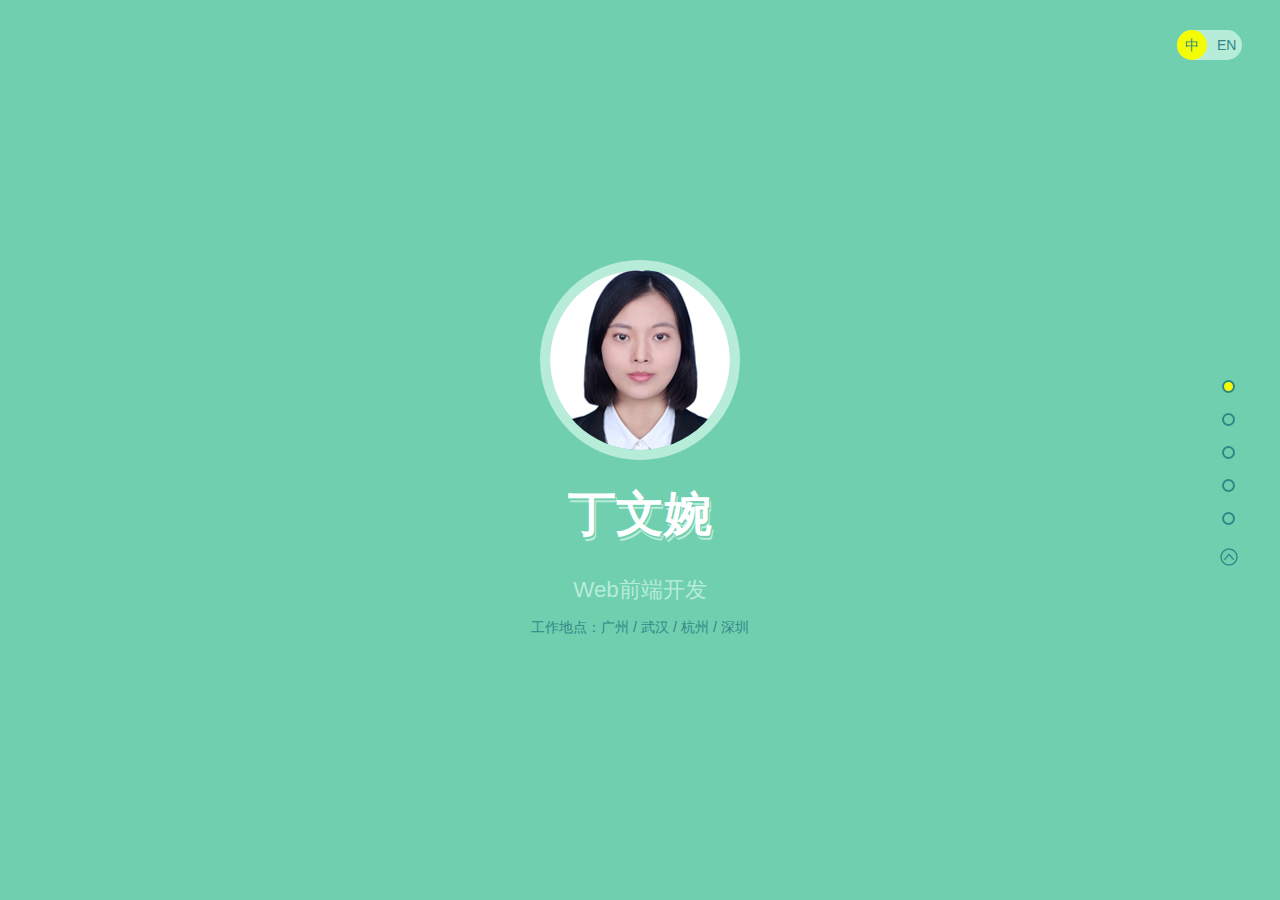
<file: CV/index.html>
<!DOCTYPE html>
<html lang="en">
<head>
	<meta charset="UTF-8">
	<title>CV of Della</title>
	<meta content="width=device-width, initial-scale=1.0, maximum-scale=1.0, user-scalable=no" name="viewport">
	<meta http-equiv="X-UA-Compatible" content="IE=edge">
	<meta name="renderer" content="webkit">
	<meta http-equiv="Cache-Control" content="no-siteapp">
	<meta content="yes" name="apple-mobile-web-app-capable">
	<meta content="black" name="apple-mobile-web-app-status-bar-style">
	<meta name="format-detection" content="telephone=no">
	<meta name="apple-mobile-web-app-capable" content="yes">
	<meta name="full-screen" content="yes">
	<meta name="x5-fullscreen" content="true">
	<link rel="stylesheet" type="text/css" href="css/main.css">	
</head>
<body>
	<div id="lang">			
		<a class="en" href="indexEn.html">EN</a>
		<a class="cn" href="#">中</a>
		<div class="btn-bg"></div>
	</div>	
	<div id="container">
		<div id="main">
			<div class="intro wrap">
				<div class="section">
					<img src="images/della.jpg" />
					<h1>丁文婉</h1>
					<!-- <p class="divLine"></p> -->
					<p class="position">Web前端开发</p>
					<p class="place">工作地点：广州 / 武汉 / 杭州 / 深圳</p>
				</div>
			</div>
			<div class="skills wrap">
				<div class="section">
					<h1>擅长技术</h1>
					<!-- <p class="divLine"></p> -->
					<div class="skill">
						<span class="skill-1">HTML5</span>
						<span class="skill-2">CSS3</span>
						<span class="skill-3">SASS</span><br/>
						<span class="skill-4">React</span>
						<span class="skill-5">javaScript</span> 
						<span class="skill-6">jQuery</span><br/>
						<span class="skill-7">php</span>		
						<span class="skill-8">nodejs</span>		
						<span class="skill-9">Photoshop</span>
					</div>
				</div>
			</div>	
			<div class="works wrap">
				<div class="section">
					<h1>项目经验</h1>
					<!-- <p class="divLine"></p> -->
					<div class="wLink">		
						<div class="demos1">		
							<h3 class="title">Web页面</h3>
							<div class="demo1">
							<a target="_blank" href="https://dingww.site/demos/data/webpage/63game/index.html">无双三国</a>
								<a target="_blank" href="https://dingww.site/demos/data/webpage/jd/index.html">京东</a>
								<a target="_blank" href="https://dingww.site/demos/data/webpage/response/index.html">响应式</a>		
								<a target="_blank" href="https://dingww.site/demos/data/webpage/villaHouse/index.html">别墅之家</a>
								<a target="_blank" href="https://dingww.site/demos/data/webpage/hospital/index.html">蓝色医疗</a>	
								<a target="_blank" href="https://dingww.site/demos/data/webpage/ShoppingHome/index.html">Jane Shop</a>
								<a target="_blank" href="https://dingww.site/demos/data/webpage/blog/index.html">个人主页</a>
								<a target="_blank" href="https://dingww.site/demos/data/webpage/fashihui/index.html">法氏汇</a>
								<a target="_blank" href="https://dingww.site/demos/data/webpage/exchange/index.html">积分兑换</a>
							</div>					
						</div>	
						<div class="demos2">			
							<h3 class="title">组件式开发</h3>
							<div class="demo2">
								<a target="_blank" href="https://dingww.site/demos/data/Component/colors/index.html">配色集</a>
								<a target="_blank" href="https://dingww.site/demos/data/Component/calendar/index.html">日历</a>
								<a target="_blank" href="https://dingww.site/demos/data/Component/vedioPlayer/index.html">视频播放器</a>
								<a target="_blank" href="https://dingww.site/demos/data/Component/switchBg/index.html">换肤</a>	
								<a target="_blank" href="https://dingww.site/demos/data/Component/stopWatch/index.html">秒表</a>	
							</div>					
						</div>	
						<div class="more-demo"><a href="https://dingww.site/demos/">更多作品<span> >></span></a></div>				
					</div>
				</div>
			</div>
			<div class="education wrap">
				<div class="section">
					<h1>教育背景</h1>
					<!-- <p class="divLine"></p> -->
					<div class="edu">
						<div class="edu1">
							<p class="date">2014年8月至2017年6月</p>
							<p class="degree"><span>硕士 </span><span>中山大学</span></p>
							<p class="major">无线电物理专业</p>
						</div> 					
						<div class="edu2">
							<p class="date">2010年9月至2014年6月</p>
							<p class="degree"><span class="deg">本科 </span><span class="hb">湖北师范学院</span></p>
							<p class="major">电子信息工程专业</p>
						</div> 					
					</div>	
				</div>	
			</div>
			<div class="more wrap">
				<div class="section">
					<h1>了解更多</h1>
					<!-- <p class="divLine"></p> -->
					<div class="contact">
						<div class="know-more">
							<p><a target="_blank" target="_blank" href="https://github.com/dingww">Github</a></p>
							<p class="csdn"><a target="_blank" href="http://blog.csdn.net/dw1067061570">CSDN</a></p>
						</div>
						<div class="email"><span>Email: </span>15521273128@163.com</div>
						<div class="download"><a target="_blank" href="images/cv.pdf">下载简历</a></div>
					</div>
				</div>	
			</div>			
		</div>	
		<div id="nav">
			<ul class="navList">
				<li class="intro"><a class="intro" href="#"></a><span>首页</span></li>
				<li class="skills"><a class="skills" href="#"></a><span>技能</span></li>
				<li class="works"><a class="works" href="#"></a><span>经验</span></li>
				<li class="education"><a class="education" href="#"></a><span>教育</span></li>			
				<li class="more"><a class="more" href="#"></a><span>联系</span></li>			
			</ul>
			<div class="top"><img src="images/top.png" /><span>返回顶部</span></div>	
		</div>		
	</div>
</body>
</html>
<script type="text/javascript" src="js/jquery.js"></script>
<script type="text/javascript" src="js/main.js"></script>
</file>
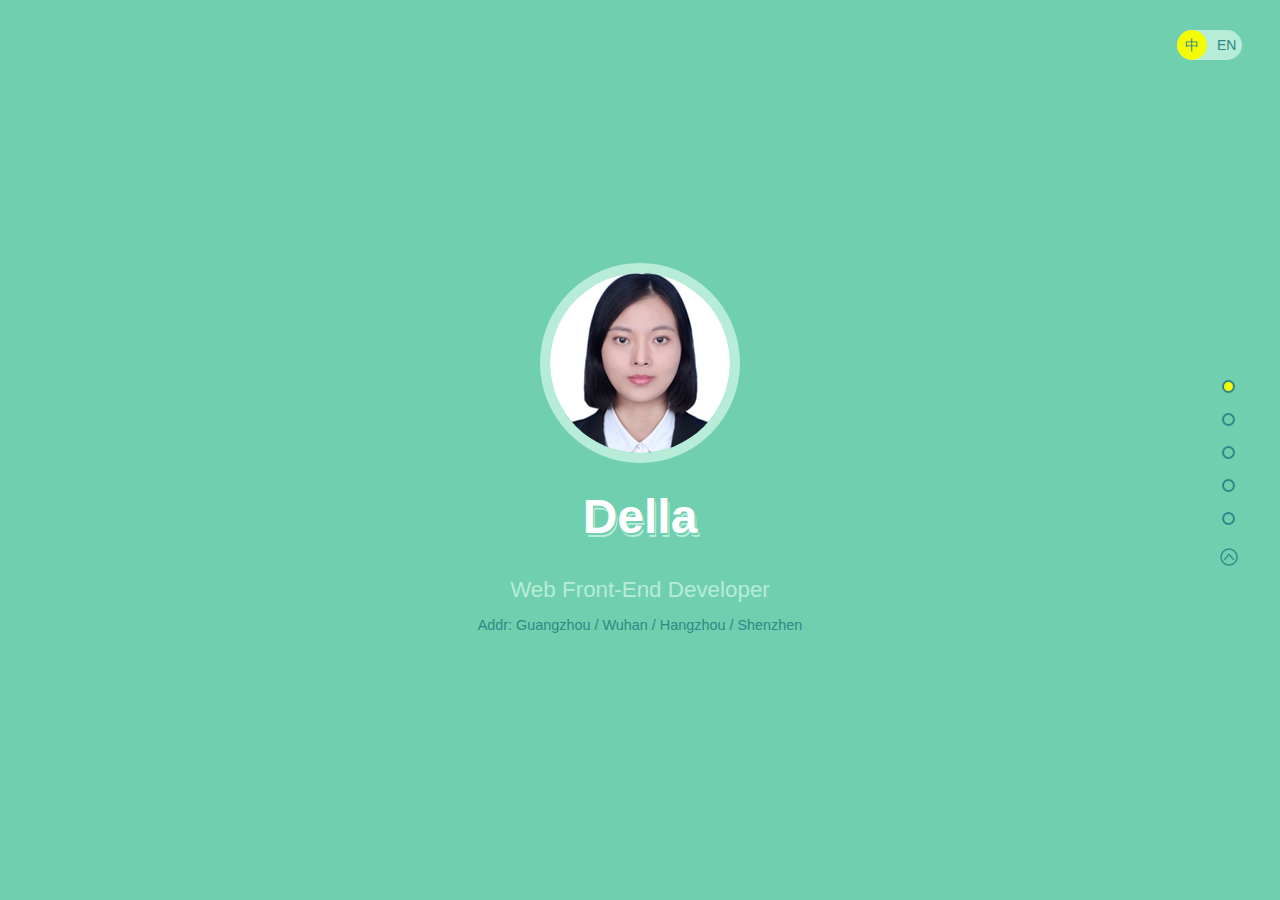
<file: CV/indexEn.html>
<!DOCTYPE html>
<html lang="en">
<head>
	<meta charset="UTF-8">
	<meta content="width=device-width, initial-scale=1.0, maximum-scale=1.0, user-scalable=no" name="viewport">
	<meta http-equiv="X-UA-Compatible" content="IE=edge">
	<meta name="renderer" content="webkit">
	<meta http-equiv="Cache-Control" content="no-siteapp">
	<meta content="yes" name="apple-mobile-web-app-capable">
	<meta content="black" name="apple-mobile-web-app-status-bar-style">
	<meta name="format-detection" content="telephone=no">
	<meta name="apple-mobile-web-app-capable" content="yes">
	<meta name="full-screen" content="yes">
	<meta name="x5-fullscreen" content="true">
	<link rel="stylesheet" type="text/css" href="css/main.css">
	<title>CV of Della</title>
	<link rel="stylesheet" type="text/css" href="css/main.css">
</head>
<body>
	<div id="lang">
		<a class="en" href="#">EN</a> 
		<a class="cn" href="index.html">中</a>
		<div class="btn-bg"></div>
	</div>	
	<div id="container">
		<div id="main">
			<div class="intro wrap">
				<div class="section">
					<img src="images/della.jpg" />
					<h1>Della</h1>
					<p class="divLine"></p>
					<p class="position">Web Front-End Developer</p>
					<p class="place">Addr: Guangzhou / Wuhan / Hangzhou / Shenzhen</p>
				</div>
			</div>
			<div class="skills wrap">
				<div class="section">
					<h1>Professions</h1>
					<p class="divLine"></p>
					<div class="skill">
						<span class="skill-1">HTML5</span>
						<span class="skill-2">CSS3</span>
						<span class="skill-3">SASS</span><br/>
						<span class="skill-4">React</span>
						<span class="skill-5">javaScript</span> 
						<span class="skill-6">jQuery</span><br/>
						<span class="skill-7">php</span>		
						<span class="skill-8">nodejs</span>		
						<span class="skill-9">Photoshop</span>
					</div>
				</div>
			</div>	
			<div class="works wrap">
				<div class="section">
					<h1>Projects</h1>
					<p class="divLine"></p>
					<div class="wLink">			
						<div class="demos1">
							<h3 class="title">Web Page</h3>
							<div class="demo1">
								<a target="_blank" href="https://dingww.site/demos/data/webpage/63game/index.html">63game</a>
								<a target="_blank" href="https://dingww.site/demos/data/webpage/jd/index.html">JD</a>
								<a target="_blank" href="https://dingww.site/demos/data/webpage/response/index.html">Response</a>		
								<a target="_blank" href="https://dingww.site/demos/data/webpage/villaHouse/index.html">Villa</a>
								<a target="_blank" href="https://dingww.site/demos/data/webpage/hospital/index.html">Hospital</a>	
								<a target="_blank" href="https://dingww.site/demos/data/webpage/ShoppingHome/index.html">JaneShop</a>
								<a target="_blank" href="https://dingww.site/demos/data/webpage/blog/index.html">Blog</a>
								<a target="_blank" href="https://dingww.site/demos/data/webpage/fashihui/index.html">FaShiHui</a>
								<a target="_blank" href="https://dingww.site/demos/data/webpage/exchange/index.html">Exchange</a>
							</div>					
						</div>	
						<div class="demos2">		
							<h3 class="title">Components</h3>
							<div class="demo2">
								<a href="https://dingww.site/demos/data/Component/colors/index.html">Colors</a>
								<a href="https://dingww.site/demos/data/Component/calendar/index.html">Calendar</a>
								<a href="https://dingww.site/demos/data/Component/vedioPlayer/index.html">Player</a>
								<a href="https://dingww.site/demos/data/Component/switchBg/index.html">Switch</a>
								<a target="_blank" href="https://dingww.site/demos/data/Component/stopWatch/index.html">Stopwatch</a>
							</div>					
						</div>
						<div class="more-demo"><a href="https://dingww.site/demos/">More Demos<span> >></span></a></div>
					</div>	
				</div>
			</div>
			<div class="education wrap">
				<div class="section">
					<h1>Education</h1>
					<p class="divLine"></p>
					<div class="edu">
						<div class="edu1">
							<p class="date">Aug, 2014 ~ Jun, 2017</p>
							<p class="degree"><span>Graduate Student at </span><span class="school">Sun Yat-sen University</span></p>
							<p class="major">Major in <em>Radio Physics</em></p>
						</div> 					
						<div class="edu2">
							<p class="date">Sep, 2010 ~ Jun, 2014</p>
							<p class="degree"><span class="deg">Undergraduate Student at </span><span  class="hb school">Hubei Normal University</span></p>
							<p class="major">Major in <em>Electronic Information Engineering</em></p>
						</div> 					
					</div>	
				</div>	
			</div>
			<div class="more wrap">
				<div class="section">
					<h1>Contact</h1>
					<p class="divLine"></p>
					<div class="contact">
						<div class="know-more">
							<p><a href="https://github.com/dingww">Github</a></p>
							<p class="csdn"><a href="http://blog.csdn.net/dw1067061570">CSDN</a></p>
						</div>
						<div class="email"><span>Email: </span>15521273128@163.com</div>
						<div class="download"><a href="images/cv.pdf">DownLoad CV</a></div>		
					</div>
				</div>	
			</div>
		</div>	
		<div id="nav">
			<ul class="navList">
				<li class="intro"><a class="intro" href="#"></a><span>Home</span></li>
				<li class="skills"><a class="skills" href="#"></a><span>Professions</span></li>
				<li class="works"><a class="works" href="#"></a><span>Projects</span></li>
				<li class="education"><a class="education" href="#"></a><span>Education</span></li>		
				<li class="more"><a class="more" href="#"></a><span>Contact</span></li>	
			</ul>
			<div class="top"><img src="images/top.png" /><span>Top</span></div>	
		</div>
		
	</div>
</body>
</html>
<script type="text/javascript" src="js/jquery.js"></script>
<script type="text/javascript" src="js/main.js"></script>
</file>
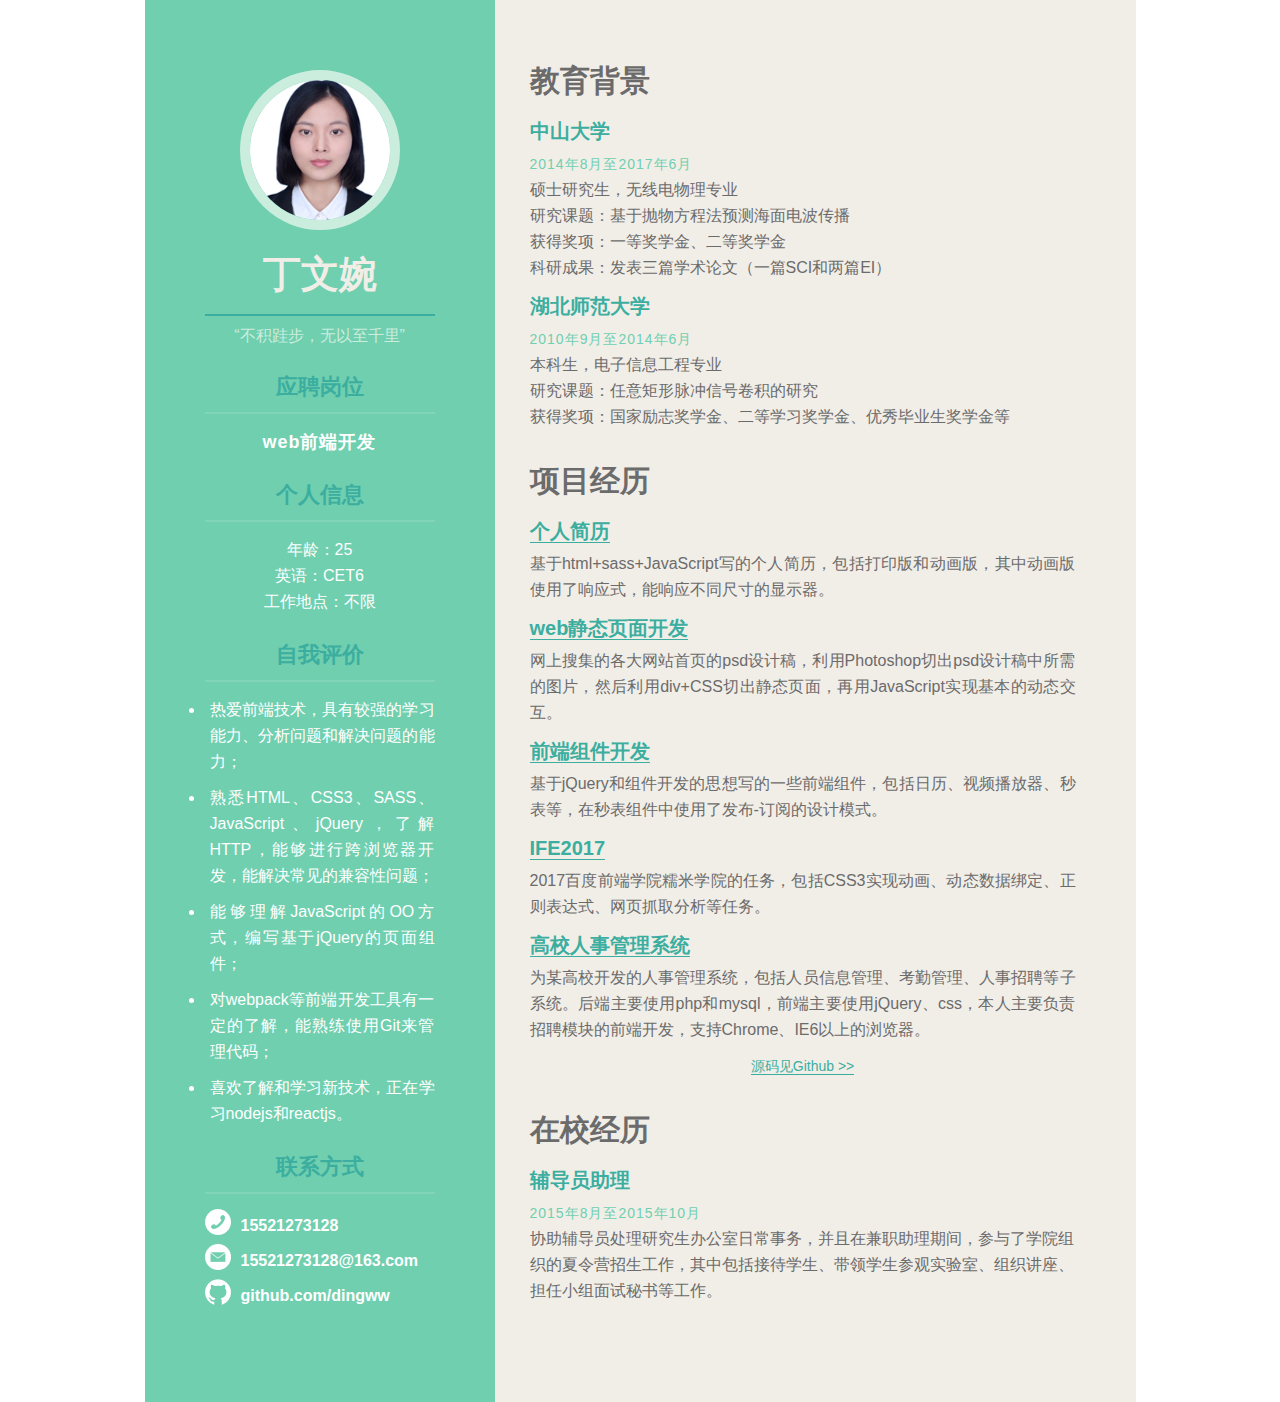
<file: CV/indexS.html>
<!DOCTYPE html>
<html lang="en">
<head>
	<meta charset="UTF-8">
	<title>丁文婉_前端开发_中山大学</title>
	<link rel="stylesheet" type="text/css" href="css/print.css">
</head>
<body>
	<div id="left">
		<div class="avator">
			<img src="images/della.jpg" id="della">
			<h1>丁文婉</h1>	
			<div class="divline"></div>	
			<p class="motto">“不积跬步，无以至千里”</p>		
		</div>
		<div class="job section">
			<h2 class="appl">应聘岗位</h2>
			<div class="line"></div>	
			<p class="post">web前端开发</p>
		</div>			
		<div class="info section">
			<h2>个人信息</h2>
			<div class="line"></div>	
			<p>年龄：25</p>
			<p>英语：CET6</p>
			<p>工作地点：不限</p>
		</div>			
		<div class="self-eval section">
			<h2>自我评价</h2>
			<div class="line"></div>	
			<ul>
				<li>热爱前端技术，具有较强的学习能力、分析问题和解决问题的能力；</li>
				<li>熟悉HTML、CSS3、SASS、JavaScript、jQuery，了解HTTP，能够进行跨浏览器开发，能解决常见的兼容性问题；</li>
				<li>能够理解JavaScript的OO方式，编写基于jQuery的页面组件；</li>
				<li>对webpack等前端开发工具有一定的了解，能熟练使用Git来管理代码；</li>
				<li>喜欢了解和学习新技术，正在学习nodejs和reactjs。</li>
			</ul>			
		</div>	
		<div class="contact section">
			<h2>联系方式</h2>
			<div class="line"></div>
			<p><img src="images/phone.png"><span>15521273128</span></p>
			<p><img src="images/email.png"><span>15521273128@163.com</span></p>
			<p><img src="images/github.png"><span>github.com/dingww</span></p>
		</div>
	</div>
	<div id="right">
		<div class="education part">
			<h2>教育背景</h2>				
			<div class="edu-exper">
				<h3>中山大学</h3>				
				<p class="date">2014年8月至2017年6月</p>
				<p class="sch">硕士研究生，无线电物理专业</p>	
				<p>研究课题：基于抛物方程法预测海面电波传播</p>	
				<p class="reward">获得奖项：一等奖学金、二等奖学金</p>
				<p class="schar">科研成果：发表三篇学术论文（一篇SCI和两篇EI）</p>	
				<h3>湖北师范大学</h3>				
				<p class="date">2010年9月至2014年6月</p>
				<p class="sch">本科生，电子信息工程专业</p>
				<p>研究课题：任意矩形脉冲信号卷积的研究</p>		
				<p class="reward">获得奖项：国家励志奖学金、二等学习奖学金、优秀毕业生奖学金等</p>							
			</div>			
		</div>
		<div class="items part">
			<h2>项目经历</h2>
			<div class="item-exper">
				<h3><a href="https://dingww.site/demos/data/resume/index.html">个人简历</a></h3>
				<p class="item">
					基于html+sass+JavaScript写的个人简历，包括打印版和动画版，其中动画版使用了响应式，能响应不同尺寸的显示器。
				</p>
				<h3><a href="https://dingww.site/demos/">web静态页面开发</a></h3>
				<p class="item">
					网上搜集的各大网站首页的psd设计稿，利用Photoshop切出psd设计稿中所需的图片，然后利用div+CSS切出静态页面，再用JavaScript实现基本的动态交互。
				</p>
				<h3><a href="https://dingww.site/demos/">前端组件开发</a></h3>
				<p class="item">
					基于jQuery和组件开发的思想写的一些前端组件，包括日历、视频播放器、秒表等，在秒表组件中使用了发布-订阅的设计模式。
				</p>
				<h3><a href="https://dingww.site/demos/">IFE2017</a></h3>
				<p class="item">
					2017百度前端学院糯米学院的任务，包括CSS3实现动画、动态数据绑定、正则表达式、网页抓取分析等任务。
				</p>
				<h3><a href="#">高校人事管理系统</a></h3>
				<p class="item">
					为某高校开发的人事管理系统，包括人员信息管理、考勤管理、人事招聘等子系统。后端主要使用php和mysql，前端主要使用jQuery、css，本人主要负责招聘模块的前端开发，支持Chrome、IE6以上的浏览器。
				</p>
				<p class="more"><a href="https://github.com/dingww/">源码见Github >></a></p>
			</div>
		</div>
		<div class="PT-job part">
			<h2>在校经历</h2>
			<h3>辅导员助理</h3>
			<p class="date">2015年8月至2015年10月</p>
			<p class="duty">协助辅导员处理研究生办公室日常事务，并且在兼职助理期间，参与了学院组织的夏令营招生工作，其中包括接待学生、带领学生参观实验室、组织讲座、担任小组面试秘书等工作。</p>
		</div>
	</div>
</body>
</html>
</file>
<file: CV/css/main.css>
@charset "UTF-8";
/*reset*/
* {
  font-size: 16px;
  padding: 0;
  margin: 0;
  box-sizing: border-box; }

a {
  text-decoration: none; }

body {
  font-family: Lato,"Microsoft YaHei",sans-serif;
  font-weight: 400;
  font-size: 14px; }

/*main*/
a:hover {
  color: #f3fb07 !important; }

#lang {
  width: 65px;
  height: 30px;
  line-height: 30px;
  border-radius: 15px;
  background-color: #b7ecd8;
  display: inline-block;
  position: absolute;
  top: 30px;
  right: 3%;
  z-index: 100;
  box-sizing: border-box; }
  #lang a {
    width: 30px;
    height: 30px;
    font-size: 14px;
    text-align: center;
    text-decoration: none;
    color: #2f8886; }
  #lang a:hover {
    color: #2f8886 !important; }
  #lang .cn {
    position: absolute;
    left: 0; }
  #lang .en {
    position: absolute;
    left: 35px; }
  #lang .btn-bg {
    width: 30px;
    height: 30px;
    border-radius: 15px;
    background-color: #f3fb07;
    position: absolute;
    left: 0;
    z-index: -1; }

.fbgColor {
  background-color: #f3fb07; }

/*中英文切换背景*/
#container {
  width: 100%;
  height: 100%;
  position: absolute;
  top: 0; }

#main {
  width: 100%;
  height: 100%;
  overflow: hidden;
  position: relative;
  top: 0; }

.wrap {
  width: 100%;
  height: 100%;
  color: white;
  background-color: #70cfaf;
  position: relative;
  padding: 50px;
  top: 0px;
  left: 0px;
  display: table;
  text-align: center;
  box-sizing: border-box;
  overflow: hidden; }
  .wrap .section {
    padding: 0px;
    margin: 0px;
    display: table-cell;
    vertical-align: middle; }
    .wrap .section h1 {
      font-size: 3.5rem;
      font-weight: 700;
      text-shadow: 1px 2px #70cfaf, 2px 4px #b7ecd8;
      line-height: 80px;
      margin: 10px auto; }

.intro img {
  border: 10px solid #b7ecd8;
  border-radius: 180px;
  margin: 0px auto; }
.intro .position {
  color: #b7ecd8;
  font-size: 1.8rem;
  font-weight: 500;
  margin: 20px auto 10px; }
.intro .place {
  font-size: 1rem;
  line-height: 25px;
  color: #2f8886;
  margin: 0 auto; }

.skills .skill {
  margin-top: 25px; }
  .skills .skill .skill-1 {
    font-size: 1.2rem;
    display: inline-block;
    border-radius: 5px;
    padding: 2px 10px;
    margin: 10px 5px;
    background-color: #2f8886;
    opacity: 0.75; }
  .skills .skill .skill-2 {
    font-size: 1.2rem;
    display: inline-block;
    border-radius: 5px;
    padding: 2px 10px;
    margin: 10px 5px;
    background-color: #2f8886;
    opacity: 0.8; }
  .skills .skill .skill-3 {
    font-size: 1.2rem;
    display: inline-block;
    border-radius: 5px;
    padding: 2px 10px;
    margin: 10px 5px;
    background-color: #2f8886;
    opacity: 0.85; }
  .skills .skill .skill-4 {
    font-size: 1.2rem;
    display: inline-block;
    border-radius: 5px;
    padding: 2px 10px;
    margin: 10px 5px;
    background-color: #2f8886;
    opacity: 0.7; }
  .skills .skill .skill-5 {
    font-size: 1.2rem;
    display: inline-block;
    border-radius: 5px;
    padding: 2px 10px;
    margin: 10px 5px;
    background-color: #2f8886;
    opacity: 0.85; }
  .skills .skill .skill-6 {
    font-size: 1.2rem;
    display: inline-block;
    border-radius: 5px;
    padding: 2px 10px;
    margin: 10px 5px;
    background-color: #2f8886;
    opacity: 0.7; }
  .skills .skill .skill-7 {
    font-size: 1.2rem;
    display: inline-block;
    border-radius: 5px;
    padding: 2px 10px;
    margin: 10px 5px;
    background-color: #2f8886;
    opacity: 0.75; }
  .skills .skill .skill-8 {
    font-size: 1.2rem;
    display: inline-block;
    border-radius: 5px;
    padding: 2px 10px;
    margin: 10px 5px;
    background-color: #2f8886;
    opacity: 0.6; }
  .skills .skill .skill-9 {
    font-size: 1.2rem;
    display: inline-block;
    border-radius: 5px;
    padding: 2px 10px;
    margin: 10px 5px;
    background-color: #2f8886;
    opacity: 0.6; }
  .skills .skill .skill-10 {
    font-size: 1.2rem;
    display: inline-block;
    border-radius: 5px;
    padding: 2px 10px;
    margin: 10px 5px;
    background-color: #2f8886;
    opacity: 0.7; }

.works .wLink .demos1 .title, .works .wLink .demos2 .title {
  width: 100%;
  height: 3rem;
  color: #2f8886;
  font-size: 1.3rem;
  font-weight: 400;
  text-align: center; }

.works .wLink .demos1 .demo1 a, .works .wLink .demos2 .demo2 a {
  font-size: 1.2rem;
  color: #ffffff;
  text-decoration: none;
  background-color: #2f8886;
  opacity: 0.7;
  border-radius: 5px;
  padding: 2px 10px;
  cursor: pointer;
  margin: 10px 5px;
  float: left;
  position: relative;
  z-index: 10; }

.works .wLink {
  margin-top: 25px;
  width: 730px;
  margin-left: 50%;
  transform: translateX(-50%);
  position: relative; }
  .works .wLink .demos1 {
    width: 350px;
    height: 230px;
    position: relative;
    float: left; }
    .works .wLink .demos1 .demo1 {
      width: 100%;
      position: relative; }
      .works .wLink .demos1 .demo1 a:nth-child(1) {
        margin-left: 100px; }
      .works .wLink .demos1 .demo1 a:nth-child(3) {
        margin-left: 40px; }
      .works .wLink .demos1 .demo1 a:nth-child(6) {
        margin-left: 30px; }
      .works .wLink .demos1 .demo1 a:nth-child(9) {
        margin-left: 120px; }
  .works .wLink .demos2 {
    width: 380px;
    height: 230px;
    position: relative;
    float: left; }
    .works .wLink .demos2 .demo2 {
      width: 100%;
      position: relative;
      padding-top: 45px; }
      .works .wLink .demos2 .demo2 a:nth-child(1) {
        margin-left: 110px; }
      .works .wLink .demos2 .demo2 a:nth-child(3) {
        margin-left: 65px; }
  .works .wLink .more-demo {
    width: 100%;
    text-align: center;
    position: relative;
    top: 30px; }
    .works .wLink .more-demo a {
      font-size: 1rem;
      color: #2f8886; }
      .works .wLink .more-demo a span {
        animation: streamerA linear 2s infinite; }
    .works .wLink .more-demo a:hover {
      color: #f3fb07;
      background-color: #70cfaf !important;
      text-decoration: underline; }
      .works .wLink .more-demo a:hover span {
        color: #f3fb07 !important;
        animation: none; }

@keyframes streamerA {
  0% {
    color: #2f8886; }

  50% {
    color: #ffffff; }

  100% {
    color: #2f8886; } }

.education .edu {
  margin-top: 25px; }
  .education .edu .edu1 p.date, .education .edu .edu2 p.date {
    color: #2f8886;
    font-size: 1rem; }
  .education .edu .edu1 p.degree span, .education .edu .edu2 p.degree span {
    color: white;
    font-size: 1.8rem;
    font-weight: 700;
    line-height: 1.5em; }
  .education .edu .edu1 p.degree .school, .education .edu .edu2 p.degree .school {
    color: #2f8886; }
  .education .edu .edu1 p.major, .education .edu .edu2 p.major {
    color: #b7ecd8;
    font-size: 1.3rem;
    line-height: 1.5em;
    margin: 0 0 15px; }
    .education .edu .edu1 p.major em, .education .edu .edu2 p.major em {
      font-size: 1em; }
  .education .edu .edu1 .deg, .education .edu .edu1 .hb, .education .edu .edu2 .deg, .education .edu .edu2 .hb {
    opacity: 0.7; }

.contact {
  margin-top: 25px; }
  .contact .know-more p {
    display: inline-block;
    padding: 0 10px;
    border-left: 3px solid white;
    line-height: 15px;
    margin-bottom: 15px; }
    .contact .know-more p a {
      color: #2f8886;
      font-size: 1.8rem;
      font-weight: 700;
      position: relative; }
  .contact .know-more p:nth-child(1) {
    border: none; }
  .contact .email {
    font-size: 1.3rem;
    line-height: 30px; }
    .contact .email span {
      font-size: 1.3rem;
      color: #b7ecd8; }
  .contact .download a {
    font-size: 1.8rem;
    font-weight: 700;
    color: #f3fb07;
    line-height: 40px; }
  .contact .download a:hover {
    color: #2f8886 !important; }

#nav ul li span, #nav .top span {
  height: 20px;
  font-size: 12px;
  line-height: 17px;
  background-color: #b7ecd8;
  text-align: right;
  border-radius: 3px;
  padding: 2px 5px;
  z-index: 10;
  display: none; }

#nav {
  width: 20px;
  height: 200px;
  color: #2f8886;
  position: fixed;
  top: 50%;
  right: 3%;
  margin-top: -70px;
  z-index: 11; }
  #nav ul {
    text-align: center; }
    #nav ul li {
      display: block;
      list-style: none;
      width: 13px;
      height: 13px;
      border: 2px solid #2f8886;
      border-radius: 10px;
      list-style: none;
      margin-top: 20px;
      position: relative; }
      #nav ul li a {
        display: block;
        width: 20px;
        height: 20px; }
      #nav ul li a:hover {
        background-color: transparent !important; }
      #nav ul li span {
        position: absolute;
        top: -8px;
        left: -45px; }
    #nav ul li:first-child {
      margin-top: 0; }
    #nav ul li:hover {
      background-color: #f3fb07; }
      #nav ul li:hover span {
        display: block; }
  #nav .top {
    width: 16px;
    height: 16px;
    border-radius: 50%;
    background-color: #70cfaf;
    position: absolute;
    bottom: 15px;
    right: 5px;
    z-index: 100; }
    #nav .top img {
      position: relative;
      top: -3px;
      left: -3px; }
    #nav .top span {
      position: absolute;
      left: -65px;
      top: 0px; }
  #nav .top:hover {
    background-color: #f3fb07; }
    #nav .top:hover span {
      display: block; }

@media screen and (max-width: 1280px) {
  .place, p.date {
    font-size: 0.9rem !important; }

  h1 {
    font-size: 3rem !important; }

  .skill-1 {
    font-size: 1.2rem !important;
    padding: 2px 6px !important;
    margin: 8px 3px !important;
    opacity: 0.75; }

  .skill-2 {
    font-size: 1.2rem !important;
    padding: 2px 6px !important;
    margin: 8px 3px !important;
    opacity: 0.8; }

  .skill-3 {
    font-size: 1.2rem !important;
    padding: 2px 6px !important;
    margin: 8px 3px !important;
    opacity: 0.85; }

  .skill-4 {
    font-size: 1.2rem !important;
    padding: 2px 6px !important;
    margin: 8px 3px !important;
    opacity: 0.7; }

  .skill-5 {
    font-size: 1.2rem !important;
    padding: 2px 6px !important;
    margin: 8px 3px !important;
    opacity: 0.85; }

  .skill-6 {
    font-size: 1.2rem !important;
    padding: 2px 6px !important;
    margin: 8px 3px !important;
    opacity: 0.7; }

  .skill-7 {
    font-size: 1.2rem !important;
    padding: 2px 6px !important;
    margin: 8px 3px !important;
    opacity: 0.75; }

  .skill-8 {
    font-size: 1.2rem !important;
    padding: 2px 6px !important;
    margin: 8px 3px !important;
    opacity: 0.6; }

  .skill-9 {
    font-size: 1.2rem !important;
    padding: 2px 6px !important;
    margin: 8px 3px !important;
    opacity: 0.6; }

  .skill-10 {
    font-size: 1.2rem !important;
    padding: 2px 6px !important;
    margin: 8px 3px !important;
    opacity: 0.7; }

  .major, .title, .email {
    font-size: 1.2rem !important; }

  .email span {
    font-size: 1.2rem !important; }

  .demo1 a, .demo2 a {
    font-size: 1.2rem !important; }

  .position {
    font-size: 1.4rem !important; }

  .degree span {
    font-size: 1.4rem !important; }

  .know-more p a {
    font-size: 1.4rem !important; }

  .download a {
    font-size: 1.4rem !important; } }
@media screen and (max-width: 760px) {
  .skill, .edu, .contact {
    margin-top: 5px !important; }

  .place, p.date {
    font-size: 0.8rem !important; }

  h1 {
    font-size: 2.5rem !important; }

  .skill-1 {
    font-size: 1rem !important;
    padding: 2px 6px !important;
    margin: 8px 3px !important;
    opacity: 0.75; }

  .skill-2 {
    font-size: 1rem !important;
    padding: 2px 6px !important;
    margin: 8px 3px !important;
    opacity: 0.8; }

  .skill-3 {
    font-size: 1rem !important;
    padding: 2px 6px !important;
    margin: 8px 3px !important;
    opacity: 0.85; }

  .skill-4 {
    font-size: 1rem !important;
    padding: 2px 6px !important;
    margin: 8px 3px !important;
    opacity: 0.7; }

  .skill-5 {
    font-size: 1rem !important;
    padding: 2px 6px !important;
    margin: 8px 3px !important;
    opacity: 0.85; }

  .skill-6 {
    font-size: 1rem !important;
    padding: 2px 6px !important;
    margin: 8px 3px !important;
    opacity: 0.7; }

  .skill-7 {
    font-size: 1rem !important;
    padding: 2px 6px !important;
    margin: 8px 3px !important;
    opacity: 0.75; }

  .skill-8 {
    font-size: 1rem !important;
    padding: 2px 6px !important;
    margin: 8px 3px !important;
    opacity: 0.6; }

  .skill-9 {
    font-size: 1rem !important;
    padding: 2px 6px !important;
    margin: 8px 3px !important;
    opacity: 0.6; }

  .skill-10 {
    font-size: 1rem !important;
    padding: 2px 6px !important;
    margin: 8px 3px !important;
    opacity: 0.7; }

  .major, .title, .email {
    font-size: 1rem !important; }

  .email span {
    font-size: 1rem !important; }

  .wLink {
    margin-top: 5px !important;
    width: 380px !important; }
    .wLink .title {
      height: 2rem !important; }
    .wLink .demos1 {
      height: 190px !important;
      clear: both !important;
      margin-left: 15px !important; }
    .wLink .demos2 {
      clear: both !important;
      height: 90px !important; }
    .wLink .demo1 a {
      font-size: 1rem !important;
      margin-top: 2px !important; }
    .wLink .demo2 {
      padding-top: 0 !important; }
      .wLink .demo2 a {
        font-size: 1rem !important;
        margin-top: 2px !important; }
    .wLink .more-demo {
      clear: both !important;
      height: 25px !important; }
      .wLink .more-demo a {
        height: 25px !important;
        font-size: 0.8rem !important; }

  .position {
    margin-top: 10px !important;
    font-size: 1.2rem !important; }

  .degree span {
    font-size: 1.2rem !important; }

  .know-more p {
    margin-bottom: 5px !important; }
    .know-more p a {
      font-size: 1.2rem !important;
      line-height: 1rem !important; }

  .download a {
    line-height: 1.8rem !important; } }
</file>
<file: CV/css/print.css>
/*reset*/
* {
  font-family: Lato,"Microsoft YaHei",sans-serif;
  font-size: 16px;
  padding: 0;
  margin: 0;
  box-sizing: border-box; }

a {
  text-decoration: none; }

/*main*/
html {
  background-color: #fff; }

body {
  width: 991px;
  height: 1402px;
  margin: 0 auto;
  color: #fff;
  background-color: #90dcb0; }

#left {
  width: 350px;
  height: 1402px;
  color: #fff;
  background-color: #70cfaf;
  /*#f19584*/
  padding: 70px 60px;
  float: left;
  position: relative; }

.avator img {
  width: 160px;
  height: 160px;
  border: 10px solid #caedde;
  border-radius: 50%;
  margin-left: -80px;
  position: relative;
  left: 50%; }
.avator h1 {
  color: #f1eee8;
  text-align: center;
  font-size: 38px;
  line-height: 80px; }
.avator .motto {
  text-align: center;
  color: #caedde; }

.divline {
  width: 230px;
  height: 2px;
  background-color: #3baea0;
  margin-bottom: 10px; }

.line {
  width: 230px;
  height: 2px;
  background-color: #caedde;
  opacity: 0.2;
  margin-bottom: 15px; }

.section {
  line-height: 26px;
  margin-top: 15px; }
  .section h2 {
    color: #3baea0;
    font-size: 22px;
    line-height: 50px;
    text-align: center; }
  .section .post {
    font-size: 18px;
    letter-spacing: 1px;
    font-weight: 700; }
  .section li {
    text-align: justify;
    padding-left: 5px;
    margin: 10px 0; }

.job p, .info p {
  text-align: center; }

.contact p {
  position: relative;
  line-height: 28px;
  font-weight: 700; }
  .contact p img {
    margin: 0 10px 0 0; }
  .contact p span {
    position: relative;
    top: -4px; }

#right {
  width: 641px;
  height: 1402px;
  color: #6c6b6b;
  background-color: #f1eee8;
  padding: 30px 60px 70px 35px;
  float: right;
  position: relative; }

.part {
  line-height: 26px; }
  .part h2 {
    font-size: 30px;
    color: #6c6b6b;
    line-height: 50px;
    margin: 26px 0 5px; }
  .part h3 {
    color: #3baea0;
    font-size: 20px;
    line-height: 40px;
    box-sizing: content-box;
    margin: 5px 0 0; }
    .part h3 a {
      font-size: 20px;
      color: #3baea0;
      box-sizing: content-box;
      border-bottom: 1px solid #3baea0; }
  .part .item {
    text-align: justify; }
  .part .date {
    font-size: 14px;
    letter-spacing: 1px;
    color: #70cfaf; }
  .part .more {
    margin-top: 10px;
    text-align: center; }
    .part .more a {
      font-size: 14px;
      color: #3baea0;
      border-bottom: 1px solid #3baea0; }
</file>
